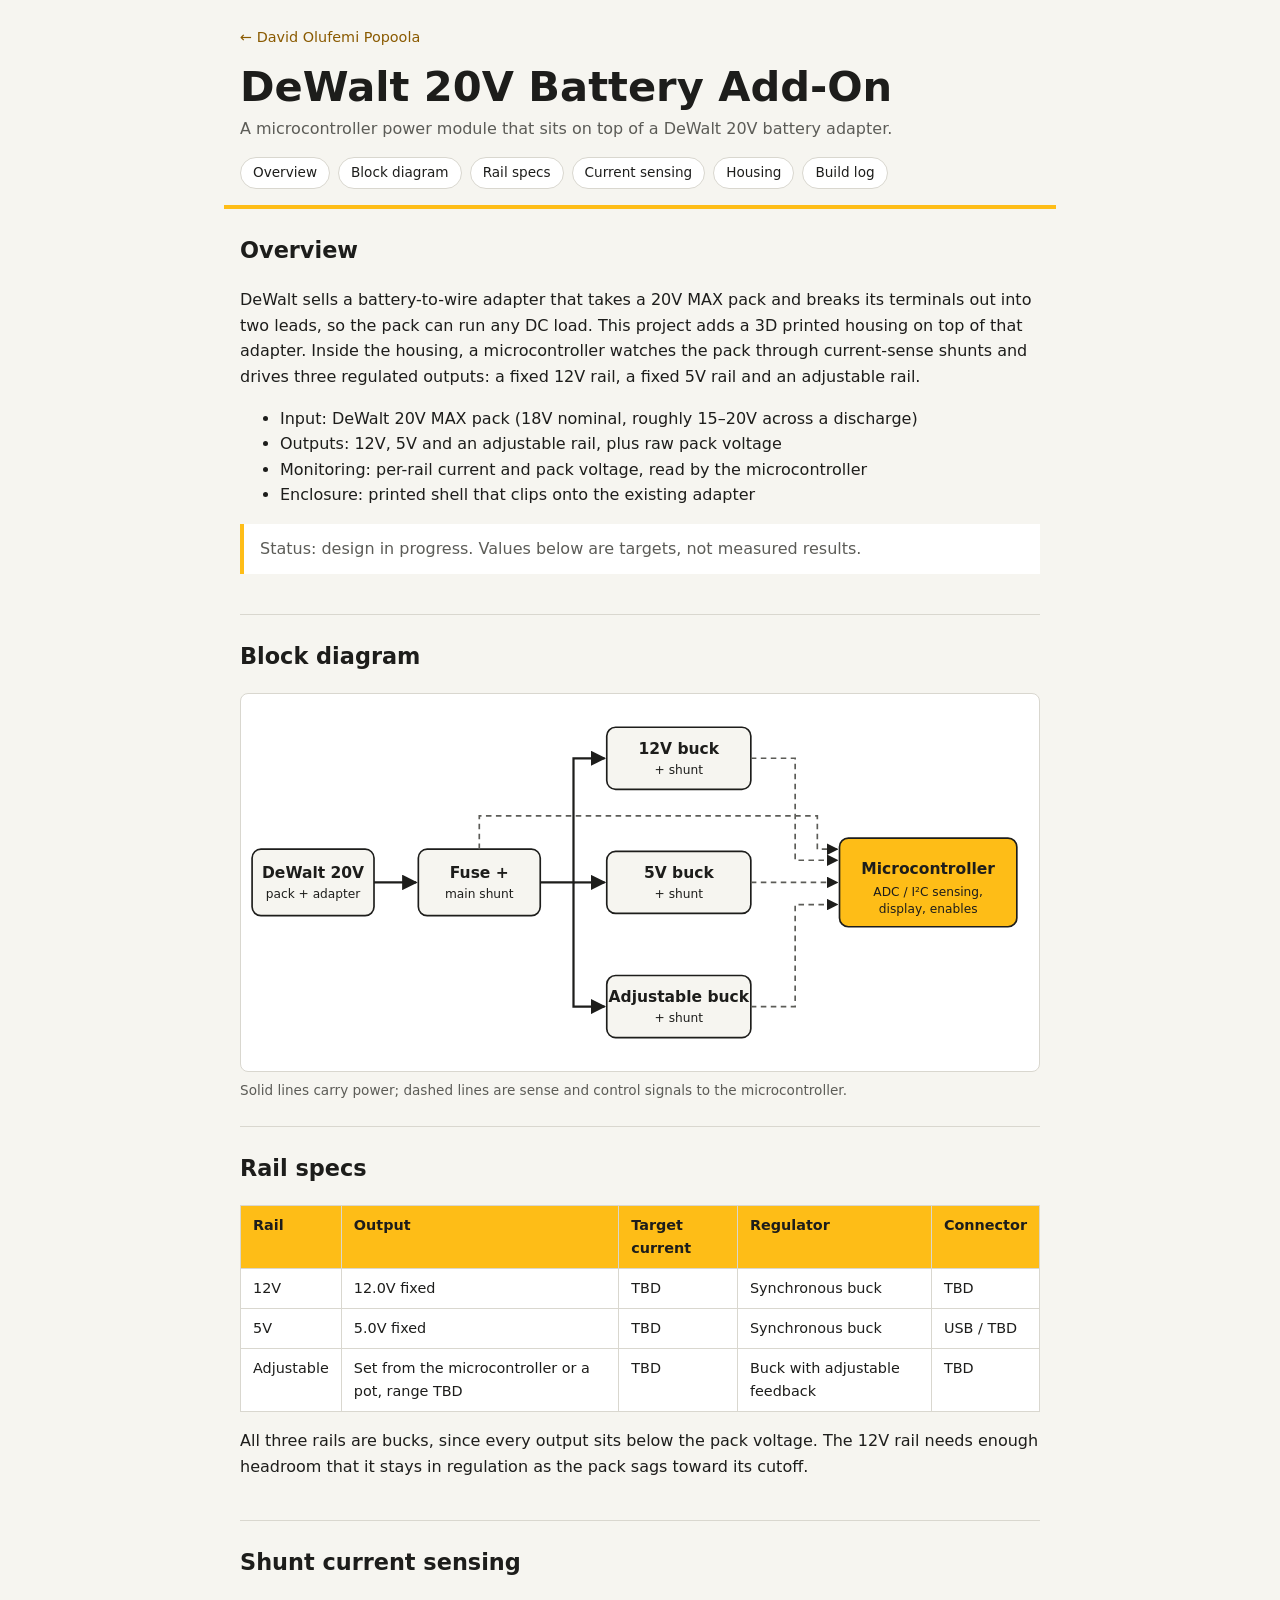
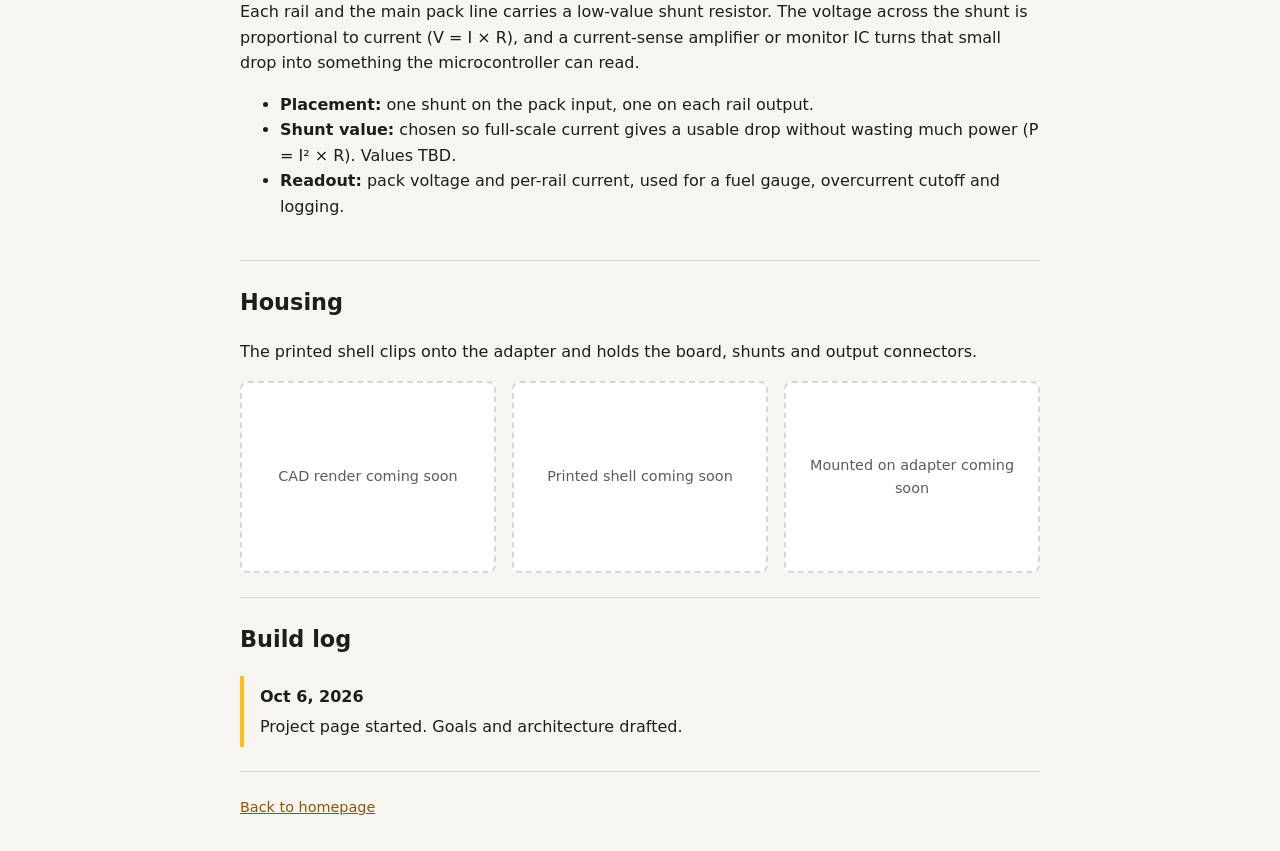
<file: projects/dewalt-pack.html>
<!DOCTYPE html>
<html lang="en">
<head>
    <meta charset="utf-8"/>
    <meta name="viewport" content="width=device-width, initial-scale=1"/>
    <title>DeWalt Battery Add-On | David Olufemi Popoola</title>
    <link rel="stylesheet" type="text/css" href="dewalt-pack.css"/>
</head>
<body>
    <header class="site-header">
        <nav>
            <a href="../index.html">&larr; David Olufemi Popoola</a>
        </nav>
        <h1>DeWalt 20V Battery Add-On</h1>
        <p class="tagline">A microcontroller power module that sits on top of a DeWalt 20V battery adapter.</p>
        <ul class="toc">
            <li><a href="#overview">Overview</a></li>
            <li><a href="#block-diagram">Block diagram</a></li>
            <li><a href="#rails">Rail specs</a></li>
            <li><a href="#sensing">Current sensing</a></li>
            <li><a href="#housing">Housing</a></li>
            <li><a href="#build-log">Build log</a></li>
        </ul>
    </header>

    <main>
        <section id="overview">
            <h2>Overview</h2>
            <p>
                DeWalt sells a battery-to-wire adapter that takes a 20V MAX pack and breaks its
                terminals out into two leads, so the pack can run any DC load. This project adds a
                3D printed housing on top of that adapter. Inside the housing, a microcontroller
                watches the pack through current-sense shunts and drives three regulated outputs:
                a fixed 12V rail, a fixed 5V rail and an adjustable rail.
            </p>
            <ul>
                <li>Input: DeWalt 20V MAX pack (18V nominal, roughly 15&ndash;20V across a discharge)</li>
                <li>Outputs: 12V, 5V and an adjustable rail, plus raw pack voltage</li>
                <li>Monitoring: per-rail current and pack voltage, read by the microcontroller</li>
                <li>Enclosure: printed shell that clips onto the existing adapter</li>
            </ul>
            <p class="note">Status: design in progress. Values below are targets, not measured results.</p>
        </section>

        <section id="block-diagram">
            <h2>Block diagram</h2>
            <figure>
                <svg viewBox="0 0 720 340" role="img" aria-labelledby="bd-title">
                    <title id="bd-title">Power flows from the 20V pack through a fuse and the main shunt to three regulators, each with its own shunt, all monitored by the microcontroller.</title>
                    <defs>
                        <marker id="arrow" viewBox="0 0 10 10" refX="9" refY="5" markerWidth="7" markerHeight="7" orient="auto-start-reverse">
                            <path d="M0,0 L10,5 L0,10 z" class="arrowhead"/>
                        </marker>
                    </defs>

                    <rect class="block" x="10" y="140" width="110" height="60" rx="8"/>
                    <text x="65" y="166">DeWalt 20V</text>
                    <text x="65" y="184" class="sub">pack + adapter</text>

                    <rect class="block" x="160" y="140" width="110" height="60" rx="8"/>
                    <text x="215" y="166">Fuse +</text>
                    <text x="215" y="184" class="sub">main shunt</text>

                    <rect class="block" x="330" y="30" width="130" height="56" rx="8"/>
                    <text x="395" y="54">12V buck</text>
                    <text x="395" y="72" class="sub">+ shunt</text>

                    <rect class="block" x="330" y="142" width="130" height="56" rx="8"/>
                    <text x="395" y="166">5V buck</text>
                    <text x="395" y="184" class="sub">+ shunt</text>

                    <rect class="block" x="330" y="254" width="130" height="56" rx="8"/>
                    <text x="395" y="278">Adjustable buck</text>
                    <text x="395" y="296" class="sub">+ shunt</text>

                    <rect class="block accent" x="540" y="130" width="160" height="80" rx="8"/>
                    <text x="620" y="162">Microcontroller</text>
                    <text x="620" y="182" class="sub">ADC / I&#178;C sensing,</text>
                    <text x="620" y="198" class="sub">display, enables</text>

                    <line x1="120" y1="170" x2="158" y2="170" marker-end="url(#arrow)"/>
                    <path d="M270,170 H300 V58 H328" marker-end="url(#arrow)"/>
                    <line x1="300" y1="170" x2="328" y2="170" marker-end="url(#arrow)"/>
                    <path d="M300,170 V282 H328" marker-end="url(#arrow)"/>

                    <path class="signal" d="M460,58 H500 V150 H538" marker-end="url(#arrow)"/>
                    <line class="signal" x1="460" y1="170" x2="538" y2="170" marker-end="url(#arrow)"/>
                    <path class="signal" d="M460,282 H500 V190 H538" marker-end="url(#arrow)"/>
                    <path class="signal" d="M215,140 V110 H520 V140 H538" marker-end="url(#arrow)"/>
                </svg>
                <figcaption>Solid lines carry power; dashed lines are sense and control signals to the microcontroller.</figcaption>
            </figure>
        </section>

        <section id="rails">
            <h2>Rail specs</h2>
            <div class="table-wrap">
                <table>
                    <thead>
                        <tr>
                            <th>Rail</th>
                            <th>Output</th>
                            <th>Target current</th>
                            <th>Regulator</th>
                            <th>Connector</th>
                        </tr>
                    </thead>
                    <tbody>
                        <tr>
                            <td>12V</td>
                            <td>12.0V fixed</td>
                            <td>TBD</td>
                            <td>Synchronous buck</td>
                            <td>TBD</td>
                        </tr>
                        <tr>
                            <td>5V</td>
                            <td>5.0V fixed</td>
                            <td>TBD</td>
                            <td>Synchronous buck</td>
                            <td>USB / TBD</td>
                        </tr>
                        <tr>
                            <td>Adjustable</td>
                            <td>Set from the microcontroller or a pot, range TBD</td>
                            <td>TBD</td>
                            <td>Buck with adjustable feedback</td>
                            <td>TBD</td>
                        </tr>
                    </tbody>
                </table>
            </div>
            <p>
                All three rails are bucks, since every output sits below the pack voltage. The
                12V rail needs enough headroom that it stays in regulation as the pack sags toward
                its cutoff.
            </p>
        </section>

        <section id="sensing">
            <h2>Shunt current sensing</h2>
            <p>
                Each rail and the main pack line carries a low-value shunt resistor. The voltage
                across the shunt is proportional to current (V = I &times; R), and a current-sense
                amplifier or monitor IC turns that small drop into something the microcontroller can
                read.
            </p>
            <ul>
                <li><strong>Placement:</strong> one shunt on the pack input, one on each rail output.</li>
                <li><strong>Shunt value:</strong> chosen so full-scale current gives a usable drop
                    without wasting much power (P = I&sup2; &times; R). Values TBD.</li>
                <li><strong>Readout:</strong> pack voltage and per-rail current, used for a fuel
                    gauge, overcurrent cutoff and logging.</li>
            </ul>
        </section>

        <section id="housing">
            <h2>Housing</h2>
            <p>The printed shell clips onto the adapter and holds the board, shunts and output connectors.</p>
            <div class="photo-grid">
                <div class="photo-placeholder">CAD render coming soon</div>
                <div class="photo-placeholder">Printed shell coming soon</div>
                <div class="photo-placeholder">Mounted on adapter coming soon</div>
            </div>
        </section>

        <section id="build-log">
            <h2>Build log</h2>
            <ol class="log">
                <li>
                    <time datetime="2026-10-06">Oct 6, 2026</time>
                    <p>Project page started. Goals and architecture drafted.</p>
                </li>
            </ol>
        </section>
    </main>

    <footer>
        <a href="../index.html">Back to homepage</a>
    </footer>
</body>
</html>
</file>
<file: projects/dewalt-pack.css>
:root {
    --bg: #f6f5f0;
    --surface: #ffffff;
    --text: #1d1d1b;
    --muted: #5c5c57;
    --border: #d9d7cf;
    --accent: #febd17;
    --accent-ink: #1d1d1b;
    --link: #8a5a00;
}

@media (prefers-color-scheme: dark) {
    :root {
        --bg: #141413;
        --surface: #1f1f1d;
        --text: #ecebe6;
        --muted: #a6a59e;
        --border: #3a3936;
        --link: #febd17;
    }
}

* {
    box-sizing: border-box;
}

body {
    margin: 0;
    font-family: system-ui, -apple-system, "Segoe UI", Roboto, sans-serif;
    line-height: 1.6;
    color: var(--text);
    background: var(--bg);
}

a {
    color: var(--link);
}

.site-header,
main,
footer {
    max-width: 52rem;
    margin: 0 auto;
    padding: 0 1rem;
}

.site-header {
    padding-top: 1.5rem;
    padding-bottom: 1rem;
    border-bottom: 0.25rem solid var(--accent);
}

.site-header nav a {
    font-size: 0.9rem;
    text-decoration: none;
}

h1 {
    margin: 0.75rem 0 0.25rem;
    font-size: clamp(1.8rem, 5vw, 2.6rem);
    line-height: 1.2;
}

.tagline {
    margin: 0 0 1rem;
    color: var(--muted);
}

.toc {
    display: flex;
    flex-wrap: wrap;
    gap: 0.5rem;
    margin: 0;
    padding: 0;
    list-style: none;
}

.toc a {
    display: inline-block;
    padding: 0.25rem 0.75rem;
    border: 1px solid var(--border);
    border-radius: 999px;
    font-size: 0.85rem;
    text-decoration: none;
    color: var(--text);
    background: var(--surface);
}

.toc a:hover {
    border-color: var(--accent);
}

section {
    padding: 1.5rem 0;
    border-bottom: 1px solid var(--border);
}

h2 {
    margin-top: 0;
    font-size: 1.4rem;
}

.note {
    padding: 0.75rem 1rem;
    border-left: 0.25rem solid var(--accent);
    background: var(--surface);
    color: var(--muted);
}

figure {
    margin: 0;
}

figure svg {
    display: block;
    width: 100%;
    height: auto;
    background: var(--surface);
    border: 1px solid var(--border);
    border-radius: 0.5rem;
}

figure svg .block {
    fill: var(--bg);
    stroke: var(--text);
    stroke-width: 1.5;
}

figure svg .block.accent {
    fill: var(--accent);
}

figure svg text {
    fill: var(--text);
    font-size: 14px;
    font-weight: 600;
    text-anchor: middle;
}

figure svg .block.accent ~ text {
    fill: var(--accent-ink);
}

figure svg text.sub {
    font-size: 11px;
    font-weight: 400;
}

figure svg line,
figure svg path {
    fill: none;
    stroke: var(--text);
    stroke-width: 2;
}

figure svg .signal {
    stroke: var(--muted);
    stroke-dasharray: 5 4;
    stroke-width: 1.5;
}

figure svg .arrowhead {
    fill: var(--text);
    stroke: none;
}

figcaption {
    margin-top: 0.5rem;
    font-size: 0.85rem;
    color: var(--muted);
}

.table-wrap {
    overflow-x: auto;
}

table {
    width: 100%;
    border-collapse: collapse;
    background: var(--surface);
    font-size: 0.9rem;
}

th,
td {
    padding: 0.5rem 0.75rem;
    border: 1px solid var(--border);
    text-align: left;
    vertical-align: top;
}

th {
    background: var(--accent);
    color: var(--accent-ink);
}

.photo-grid {
    display: grid;
    grid-template-columns: repeat(auto-fit, minmax(12rem, 1fr));
    gap: 1rem;
}

.photo-placeholder {
    display: flex;
    align-items: center;
    justify-content: center;
    aspect-ratio: 4 / 3;
    padding: 1rem;
    border: 2px dashed var(--border);
    border-radius: 0.5rem;
    background: var(--surface);
    color: var(--muted);
    text-align: center;
    font-size: 0.9rem;
}

.log {
    margin: 0;
    padding: 0;
    list-style: none;
}

.log li {
    padding: 0.5rem 0 0.5rem 1rem;
    border-left: 0.25rem solid var(--accent);
}

.log time {
    font-weight: 600;
}

.log p {
    margin: 0.25rem 0 0;
}

footer {
    padding-top: 1.5rem;
    padding-bottom: 2rem;
    font-size: 0.9rem;
}
</file>
